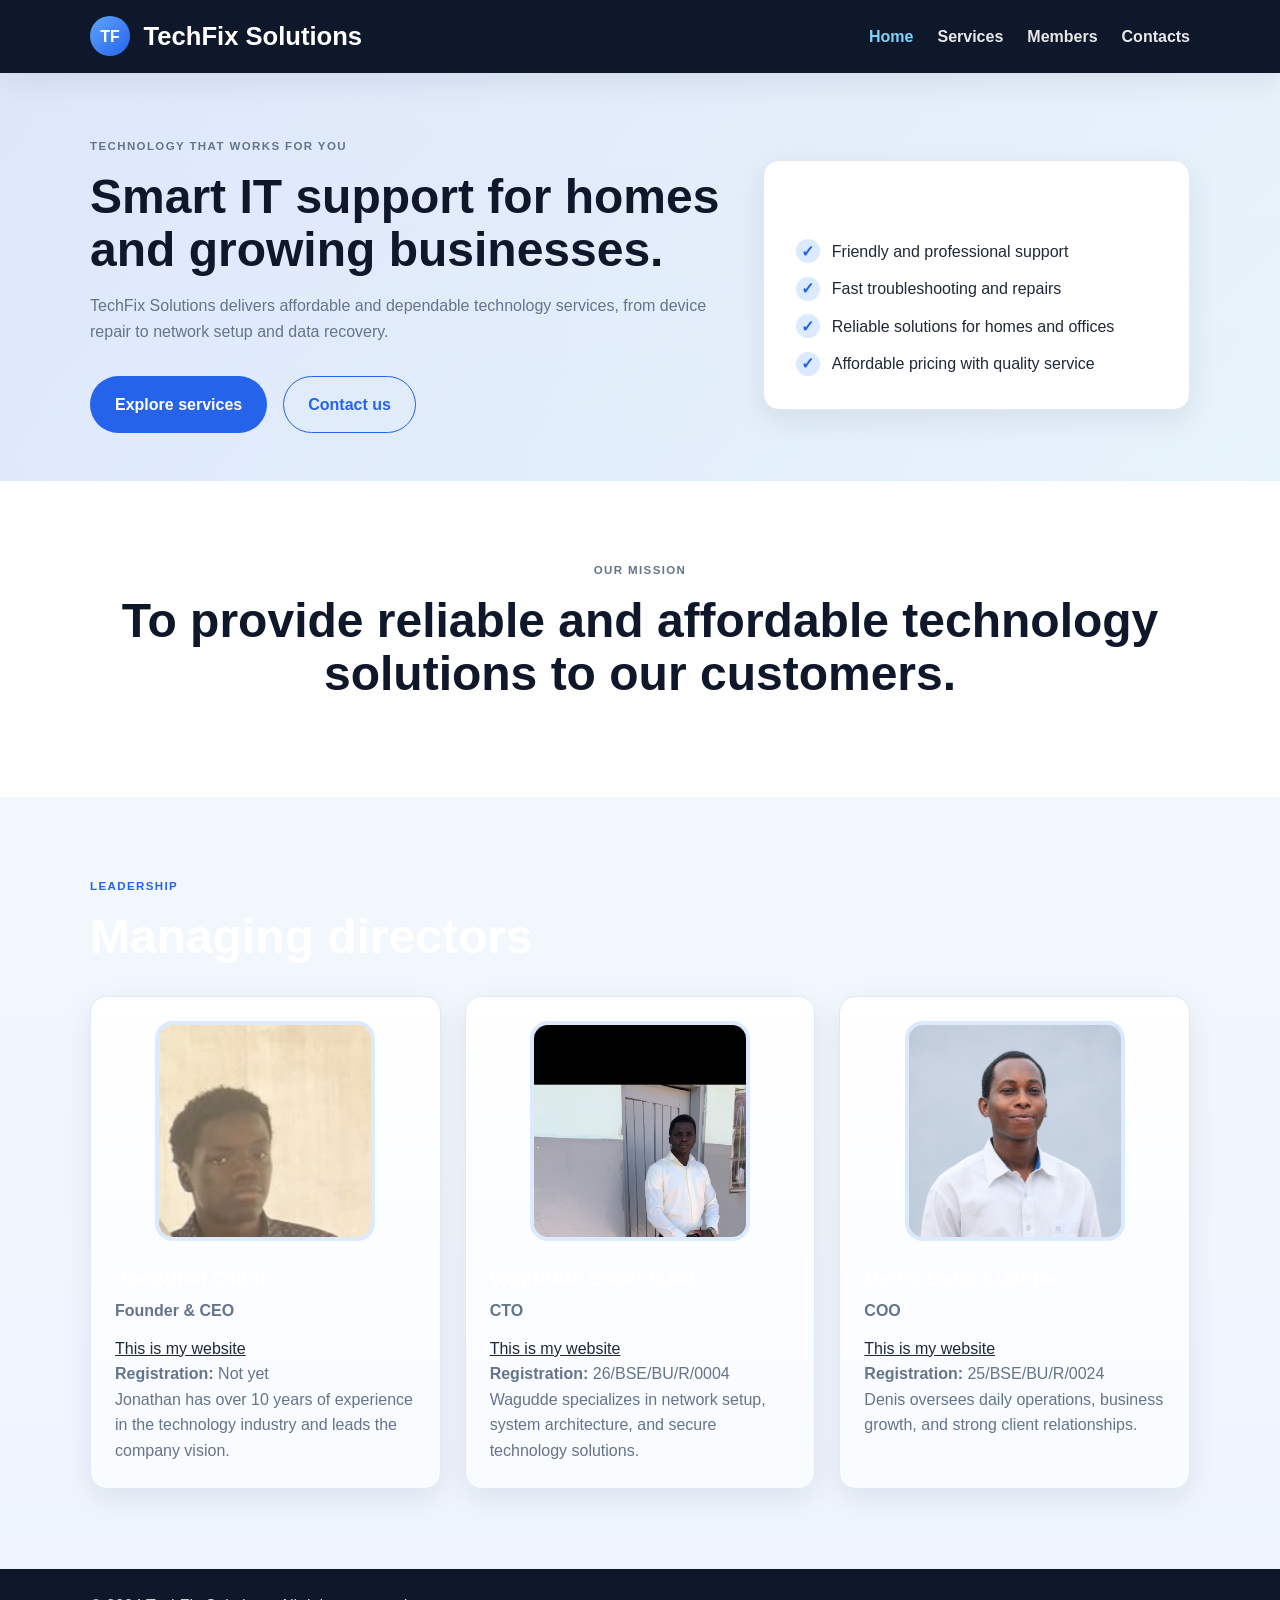
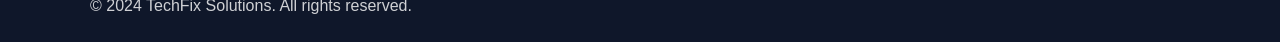
<file: index.html>
<!DOCTYPE html>
<html lang="en">
<head>
    <meta charset="UTF-8">
    <meta name="viewport" content="width=device-width, initial-scale=1.0">
    <meta name="description" content="TechFix Solutions provides reliable IT support, network setup, recovery, and business technology services.">
    <title>TechFix Solutions | Reliable IT Support</title>
    <link rel="https://cdn.jsdelivr.net/npm/bootstrap@5.3.3/dist/css/bootstrap.min.css">
    <link rel="stylesheet" href="style.css">
</head>
<body>
    <header class="site-header">
        <div class="container nav-wrap">
            <div class="brand" aria-label="TechFix Solutions brand">
                <span class="brand-mark">TF</span>
                <h1>TechFix Solutions</h1>
            </div>
            <nav class="main-nav" aria-label="Main navigation">
                <a href="index.html" class="active">Home</a>
                <a href="services.html">Services</a>
                <a href="members.html">Members</a>
                <a href="contacts.html">Contacts</a>
            </nav>
        </div>
    </header>

    <main>
        <section class="hero">
            <div class="container hero-content">
                <div class="hero-text">
                    <p class="eyebrow">Technology that works for you</p>
                    <h2>Smart IT support for homes and growing businesses.</h2>
                    <p>TechFix Solutions delivers affordable and dependable technology services, from device repair to network setup and data recovery.</p>
                    <div class="cta-row">
                        <a href="services.html" class="button primary">Explore services</a>
                        <a href="contacts.html" class="button secondary">Contact us</a>
                    </div>
                </div>

                <div class="hero-panel">
                    <h3>Why choose us</h3>
                    <ul>
                        <li>Friendly and professional support</li>
                        <li>Fast troubleshooting and repairs</li>
                        <li>Reliable solutions for homes and offices</li>
                        <li>Affordable pricing with quality service</li>
                    </ul>
                </div>
            </div>
        </section>

        <section class="mission section-spacing">
            <div class="container text-center">
                <p class="section-tag">Our mission</p>
                <h2>To provide reliable and affordable technology solutions to our customers.</h2>
            </div>
        </section>

        <section class="team section-spacing">
            <div class="container">
                <div class="section-heading">
                    <p class="section-tag">Leadership</p>
                    <h2>Managing directors</h2>
                </div>

                <div class="team-grid">
                    <article class="team-member">
                        <img src="./assets/Jonathan.jpeg" alt="Jonathan Olum" class="director-photo">
                        <h3>Jonathan Olum</h3>
                        <p class="role">Founder & CEO</p>
                        <a href="https://jonathanolum415-lab.github.io/my-portfolio/index.html">This is my website</a>
                        <p><strong>Registration:</strong> Not yet</p>
                        <p>Jonathan has over 10 years of experience in the technology industry and leads the company vision.</p>
                    </article>

                    <article class="team-member">
                        <img src="./assets/Wagudde.jpeg" alt="Wagudde Ssozi Isaac" class="director-photo">
                        <h3>Wagudde Ssozi Isaac</h3>
                        <p class="role">CTO</p>
                        <a href="https://isaacssozi333-hue.github.io/year-1/">This is my website</a>
                        <p><strong>Registration:</strong> 26/BSE/BU/R/0004</p>
                        <p>Wagudde specializes in network setup, system architecture, and secure technology solutions.</p>
                    </article>

                    <article class="team-member">
                        <img src="./assets/Denis.png" alt="Denis Deus Luanda" class="director-photo">
                        <h3>Denis Deus Luanda</h3>
                        <p class="role">COO</p>
                        <a href="https://denydeus.github.io/DenisDeusLuanda-portifolio-website">This is my website</a>
                        <p><strong>Registration:</strong> 25/BSE/BU/R/0024</p>
                        <p>Denis oversees daily operations, business growth, and strong client relationships.</p>
                    </article>
                </div>
            </div>
        </section>
    </main>
    <footer class="site-footer">
        <div class="container footer-content">
            <p>&copy; 2024 TechFix Solutions. All rights reserved.</p>
        </div>
    </footer>

    <script src="https://cdn.jsdelivr.net/npm/bootstrap@5.3.3/dist/js/bootstrap.bundle.min.js"></script>
</body>
</html>
</file>
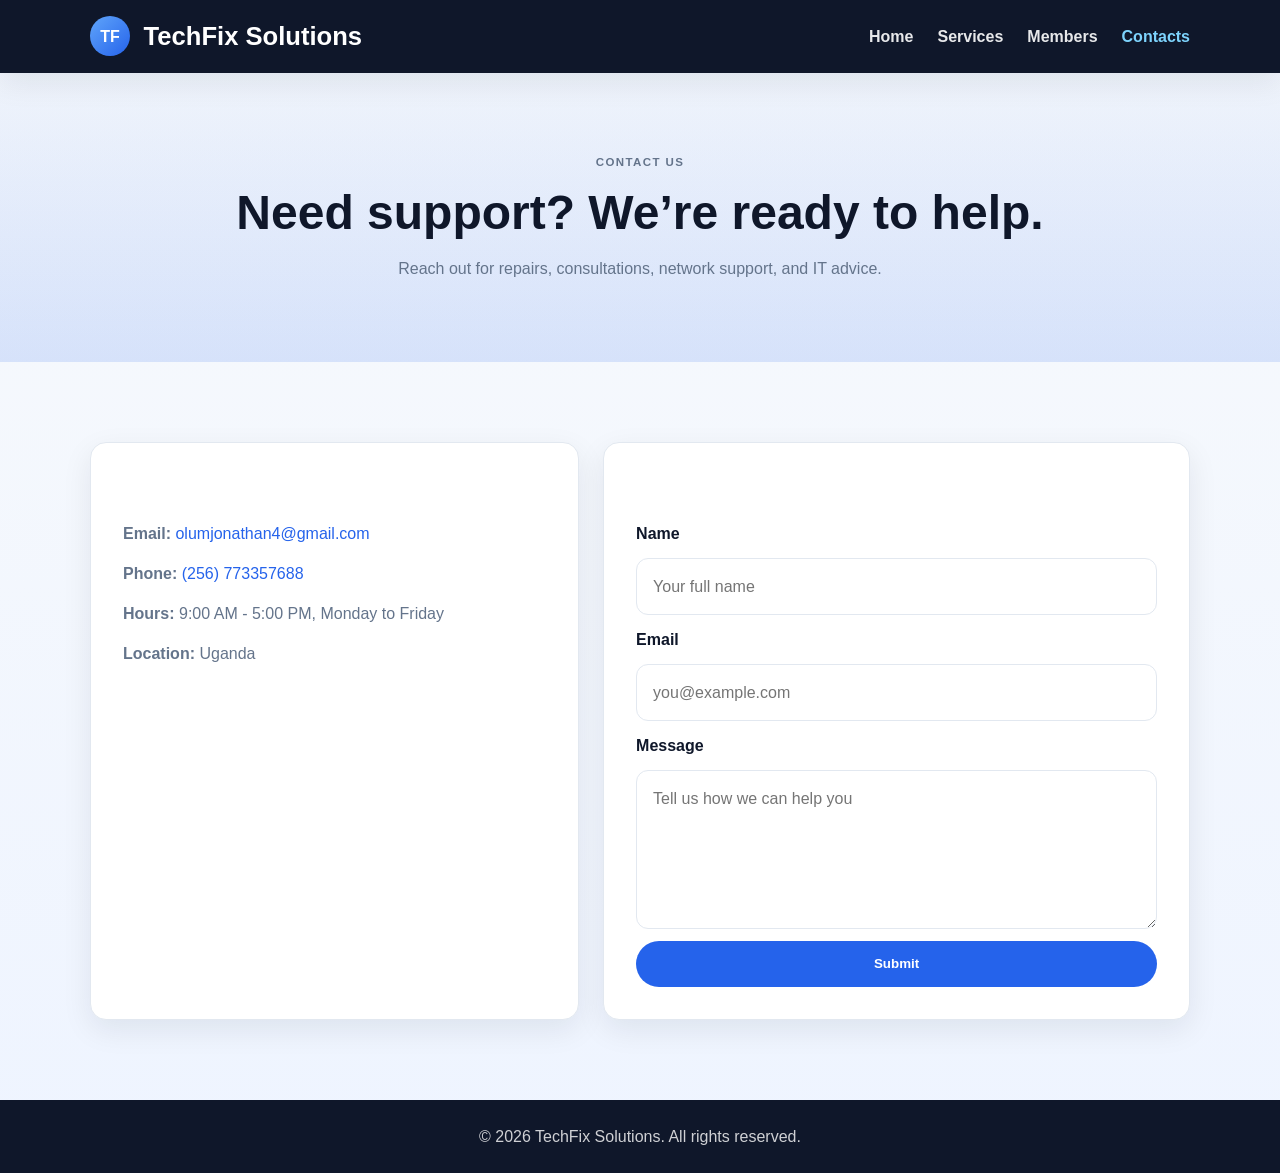
<file: contacts.html>
<!DOCTYPE html>
<html lang="en">
<head>
    <meta charset="UTF-8">
    <meta name="viewport" content="width=device-width, initial-scale=1.0">
    <meta name="description" content="Contact TechFix Solutions for IT support, repairs, network setup, and consultations.">
    <title>TechFix Solutions | Contact</title>
    <link rel="stylesheet" href="style.css">
</head>
<body>
    <header class="site-header">
        <div class="container nav-wrap">
            <div class="brand" aria-label="TechFix Solutions brand">
                <span class="brand-mark">TF</span>
                <h1>TechFix Solutions</h1>
            </div>
            <nav class="main-nav" aria-label="Main navigation">
                <a href="index.html">Home</a>
                <a href="services.html">Services</a>
                <a href="members.html">Members</a>
                <a href="contacts.html" class="active">Contacts</a>
            </nav>
        </div>
    </header>

    <main>
        <section class="page-banner section-spacing">
            <div class="container text-center">
                <p class="section-tag">Contact us</p>
                <h2>Need support? We’re ready to help.</h2>
                <p>Reach out for repairs, consultations, network support, and IT advice.</p>
            </div>
        </section>

        <section class="contact-layout section-spacing">
            <div class="container contact-grid">
                <div class="contact-info card-panel">
                    <h3>Contact information</h3>
                    <ul class="contact-list">
                        <li><strong>Email:</strong> <a href="mailto:olumjonathan4@gmail.com">olumjonathan4@gmail.com</a></li>
                        <li><strong>Phone:</strong> <a href="tel:+256773357688">(256) 773357688</a></li>
                        <li><strong>Hours:</strong> 9:00 AM - 5:00 PM, Monday to Friday</li>
                        <li><strong>Location:</strong> Uganda</li>
                    </ul>
                </div>

                <div class="contact-form-wrapper card-panel">
                    <h3>Send a message</h3>
                    <form class="contact-form" action="#" method="post">
                        <label for="name">Name</label>
                        <input type="text" id="name" name="name" placeholder="Your full name" required>

                        <label for="email">Email</label>
                        <input type="email" id="email" name="email" placeholder="you@example.com" required>

                        <label for="message">Message</label>
                        <textarea id="message" name="message" rows="5" placeholder="Tell us how we can help you" required></textarea>

                        <button type="submit" class="button primary">Submit</button>
                    </form>
                </div>
            </div>
        </section>
    </main>

    <footer class="site-footer">
        <div class="container footer-wrap">
            <p>&copy; 2026 TechFix Solutions. All rights reserved.</p>
        </div>
    </footer>
</body>
</html>
</file>
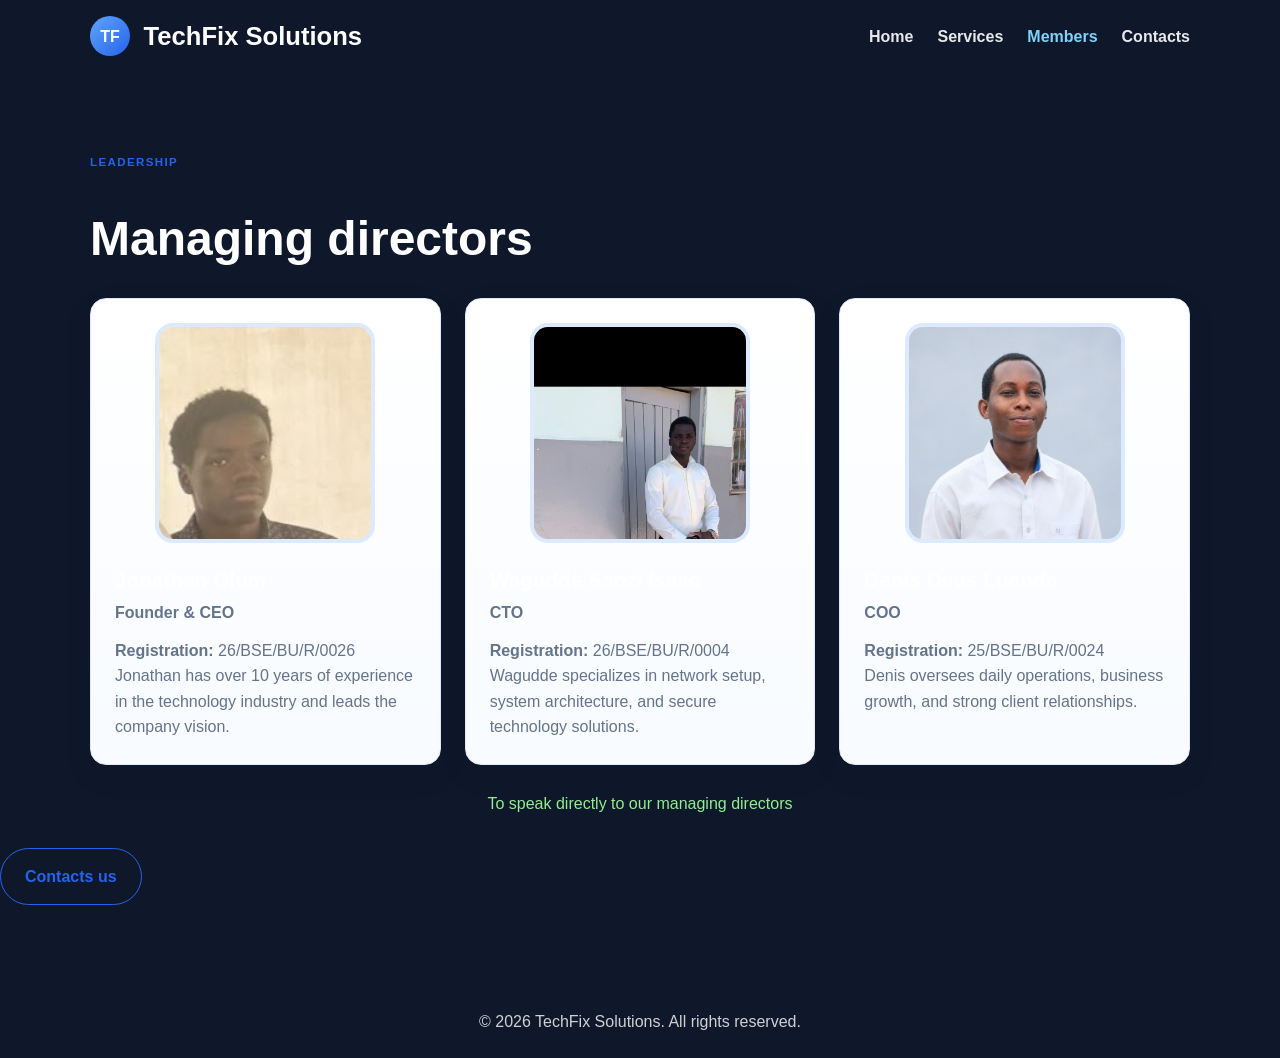
<file: members.html>
<!DOCTYPE html>
<html lang="en">
<head>
    <meta charset="UTF-8">
    <meta name="viewport" content="width=device-width, initial-scale=1.0">
    <meta name="description" content="Meet the dedicated team behind TechFix Solutions, providing expert technology support and services.">
    <title>TechFix Solutions | Members</title>
    <link rel="stylesheet" href="style.css">
</head>
<body>
    <header class="site-header">
        <div class="container nav-wrap">
            <div class="brand" aria-label="TechFix Solutions brand">
                <span class="brand-mark">TF</span>
                <h1>TechFix Solutions</h1>
            </div>
            <nav class="main-nav" aria-label="Main navigation">
                <a href="index.html">Home</a>
                <a href="services.html">Services</a>
                <a href="members.html" class="active">Members</a>
                <a href="contacts.html">Contacts</a>
            </nav>
        </div>
        <section class="team section-spacing">
            <div class="container">
                <div class="section-heading">
                    <p class="section-tag">Leadership</p>
                    <br>
                    <h2>Managing directors</h2>
                </div>

                <div class="team-grid">
                    <article class="team-member">
                        <img src="./assets/Jonathan.jpeg" alt="Jonathan Olum" class="director-photo">
                        <h3>Jonathan Olum</h3>
                        <p class="role">Founder & CEO</p>
                        <p><strong>Registration:</strong> 26/BSE/BU/R/0026</p>
                        <p>Jonathan has over 10 years of experience in the technology industry and leads the company vision.</p>
                    </article>

                    <article class="team-member">
                        <img src="./assets/Wagudde.jpeg" alt="Wagudde Ssozi Isaac" class="director-photo">
                        <h3>Wagudde Ssozi Isaac</h3>
                        <p class="role">CTO</p>
                        <p><strong>Registration:</strong> 26/BSE/BU/R/0004</p>
                        <p>Wagudde specializes in network setup, system architecture, and secure technology solutions.</p>
                    </article>

                    <article class="team-member">
                        <img src="./assets/Denis.png" alt="Denis Deus Luanda" class="director-photo">
                        <h3>Denis Deus Luanda</h3>
                        <p class="role">COO</p>
                        <p><strong>Registration:</strong> 25/BSE/BU/R/0024</p>
                        <p>Denis oversees daily operations, business growth, and strong client relationships.</p>
                    </article>
                </div>
            </div>
            <br>
            <section class="service-row">
            <div class="note">
            <p>To speak directly to our managing directors</p>
            </div>
            </section>
            <div class="cta-row">
                <a href="contacts.html" class="button secondary">Contacts us</a>
            </div>
        </section>
    </main>

    <footer class="site-footer">
        <div class="container footer-wrap">
            <p>&copy; 2026 TechFix Solutions. All rights reserved.</p>
        </div>
    </footer>
</body>
</html>
</file>
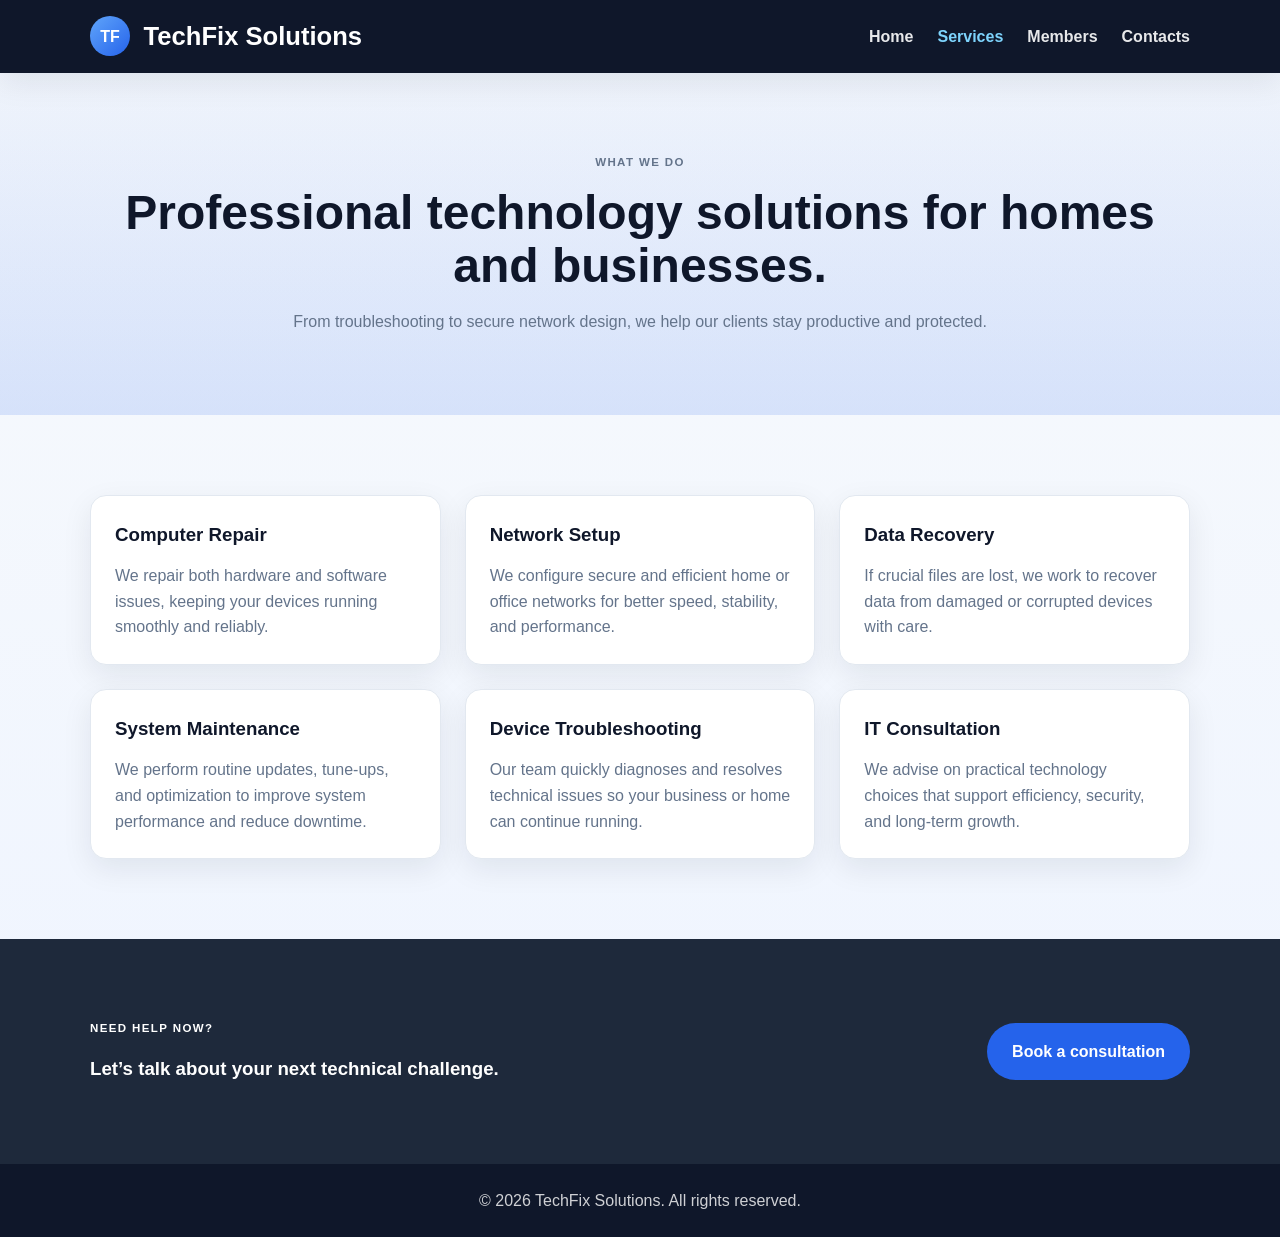
<file: services.html>
<!DOCTYPE html>
<html lang="en">
<head>
    <meta charset="UTF-8">
    <meta name="viewport" content="width=device-width, initial-scale=1.0">
    <meta name="description" content="Explore TechFix Solutions services including computer repair, network setup, data recovery, and technology support.">
    <title>TechFix Solutions | Our Services</title>
    <link rel="stylesheet" href="style.css">
</head>
<body>
    <header class="site-header">
        <div class="container nav-wrap">
            <div class="brand" aria-label="TechFix Solutions brand">
                <span class="brand-mark">TF</span>
                <h1>TechFix Solutions</h1>
            </div>
            <nav class="main-nav" aria-label="Main navigation">
                <a href="index.html">Home</a>
                <a href="services.html" class="active">Services</a>
                <a href="members.html">Members</a>
                <a href="contacts.html">Contacts</a>
            </nav>
        </div>
    </header>

    <main>
        <section class="page-banner section-spacing">
            <div class="container text-center">
                <p class="section-tag">What we do</p>
                <h2>Professional technology solutions for homes and businesses.</h2>
                <p>From troubleshooting to secure network design, we help our clients stay productive and protected.</p>
            </div>
        </section>

        <section class="services section-spacing">
            <div class="container services-grid">
                <article class="service-card">
                    <h3>Computer Repair</h3>
                    <p>We repair both hardware and software issues, keeping your devices running smoothly and reliably.</p>
                </article>

                <article class="service-card">
                    <h3>Network Setup</h3>
                    <p>We configure secure and efficient home or office networks for better speed, stability, and performance.</p>
                </article>

                <article class="service-card">
                    <h3>Data Recovery</h3>
                    <p>If crucial files are lost, we work to recover data from damaged or corrupted devices with care.</p>
                </article>

                <article class="service-card">
                    <h3>System Maintenance</h3>
                    <p>We perform routine updates, tune-ups, and optimization to improve system performance and reduce downtime.</p>
                </article>

                <article class="service-card">
                    <h3>Device Troubleshooting</h3>
                    <p>Our team quickly diagnoses and resolves technical issues so your business or home can continue running.</p>
                </article>

                <article class="service-card">
                    <h3>IT Consultation</h3>
                    <p>We advise on practical technology choices that support efficiency, security, and long-term growth.</p>
                </article>
            </div>
        </section>

        <section class="cta-strip section-spacing">
            <div class="container cta-strip-inner">
                <div>
                    <p class="section-tag">Need help now?</p>
                    <h3>Let’s talk about your next technical challenge.</h3>
                </div>
                <a href="contacts.html" class="button primary">Book a consultation</a>
            </div>
        </section>
    </main>

    <footer class="site-footer">
        <div class="container footer-wrap">
            <p>&copy; 2026 TechFix Solutions. All rights reserved.</p>
        </div>
    </footer>
</body>
</html>
</file>
<file: style.css>
meta {
    display: contents;
}
:root {
    --primary: #0f172a;
    --primary-soft: #1e293b;
    --accent: #2563eb;
    --accent-soft: #dbeafe;
    --surface: #ffffff;
    --surface-alt: #f8fafc;
    --text: #1f2937;
    --muted: #64748b;
    --border: #e2e8f0;
    --shadow: 0 10px 30px rgba(15, 23, 42, 0.08);
}

* {
    margin: 0;
    padding: 0;
    box-sizing: border-box;
}

meta {
    display: inline-block;
}

html {
    scroll-behavior: smooth;
}

body {
    font-family: Arial, sans-serif;
    line-height: 1.6;
    background: linear-gradient(180deg, #f8fafc 0%, #eef4ff 100%);
    color: var(--text);
}

img {
    max-width: 100%;
    display: block;
}

a {
    color: inherit;
}

.container {
    width: min(1100px, calc(100% - 2rem));
    margin: 0 auto;
}

.section-spacing {
    padding: 5rem 0;
}

.text-center {
    text-align: center;
}

.site-header {
    background: var(--primary);
    color: #fff;
    box-shadow: var(--shadow);
}

.nav-wrap {
    display: flex;
    align-items: center;
    justify-content: space-between;
    gap: 1rem;
    padding: 1rem 0;
}

.brand {
    display: flex;
    align-items: center;
    gap: 0.85rem;
}

.brand-mark {
    display: inline-flex;
    align-items: center;
    justify-content: center;
    width: 2.5rem;
    height: 2.5rem;
    border-radius: 50%;
    background: linear-gradient(135deg, #60a5fa, #2563eb);
    color: #fff;
    font-weight: 700;
}

.brand h1 {
    font-size: clamp(1.3rem, 2vw, 2rem);
    font-weight: 700;
}

.main-nav {
    display: flex;
    align-items: center;
    gap: 1.5rem;
}

.main-nav a {
    color: rgba(255, 255, 255, 0.9);
    text-decoration: none;
    font-weight: 600;
    transition: color 0.2s ease;
}

.main-nav a:hover,
.main-nav a.active {
    color: #7dd3fc;
}

.hero {
    background: linear-gradient(135deg, rgba(37, 99, 235, 0.12), rgba(14, 165, 233, 0.06));
    padding: 4rem 0 3rem;
}

.hero-content {
    display: grid;
    grid-template-columns: 1.5fr 1fr;
    gap: 2rem;
    align-items: center;
}

.eyebrow,
.section-tag {
    text-transform: uppercase;
    letter-spacing: 0.12em;
    font-size: 0.72rem;
    font-weight: 700;
    color: var(--accent);
    margin-bottom: 1rem;
}

.hero-text h2,
.page-banner h2,
.mission h2,
.section-heading h2 {
    font-size: clamp(2rem, 4vw, 3rem);
    line-height: 1.1;
    margin-bottom: 1rem;
    color: var(--primary);
}

.hero-text p,
.page-banner p,
.mission p,
.service-card p,
.team-member p,
.contact-info li {
    color: var(--muted);
}

.cta-row {
    display: flex;
    flex-wrap: wrap;
    gap: 1rem;
    margin-top: 2rem;
}

.button {
    display: inline-flex;
    align-items: center;
    justify-content: center;
    border-radius: 999px;
    padding: 0.9rem 1.5rem;
    text-decoration: none;
    font-weight: 700;
    border: 1px solid transparent;
    transition: transform 0.2s ease, box-shadow 0.2s ease;
}

.button:hover {
    transform: translateY(-1px);
    box-shadow: var(--shadow);
}

.button.primary {
    background: var(--accent);
    color: #fff;
}

.button.secondary {
    background: transparent;
    border-color: var(--accent);
    color: var(--accent);
}

.hero-panel,
.card-panel,
.service-card,
.team-member {
    background: var(--surface);
    border: 1px solid var(--border);
    border-radius: 1rem;
    box-shadow: var(--shadow);
}

.hero-panel {
    padding: 2rem;
}

.hero-panel h3,
.section-heading h2,
.contact-info h3,
.contact-form-wrapper h3 {
    margin-bottom: 1rem;
    color: white;
}

.hero-panel ul {
    list-style: none;
    display: grid;
    gap: 0.75rem;
}

.hero-panel li {
    display: flex;
    align-items: center;
    gap: 0.75rem;
    color: var(--text);
}

.hero-panel li::before {
    content: "✓";
    display: inline-flex;
    align-items: center;
    justify-content: center;
    width: 1.5rem;
    height: 1.5rem;
    border-radius: 50%;
    background: var(--accent-soft);
    color: var(--accent);
    font-weight: 700;
}

.mission {
    background: #fff;
}

.section-heading {
    margin-bottom: 2rem;
}

.team-grid,
.services-grid,
.contact-grid {
    display: grid;
    gap: 1.5rem;
}

.team-grid {
    grid-template-columns: repeat(3, minmax(0, 1fr));
}

.team-member {
    display: flex;
    flex-direction: column;
    padding: 1.5rem;
    background: linear-gradient(180deg, #ffffff 0%, #f8fbff 100%);
    border: 1px solid #dfe8f7;
}

.director-photo {
    width: 100%;
    max-width: 220px;
    height: 220px;
    object-fit: cover;
    object-position: center top;
    border-radius: 18px;
    margin: 0 auto 1.25rem;
    border: 4px solid #dbeafe;
    background: #eef6ff;
    box-shadow: inset 0 0 0 1px rgba(37, 99, 235, 0.08);
}

.team-member h3 {
    font-size: 1.3rem;
    color: white;
    margin-bottom: 0.25rem;
}

.role {
    color: var(--accent);
    font-weight: 700;
    margin-bottom: 0.75rem;
}

.services-grid {
    grid-template-columns: repeat(3, minmax(0, 1fr));
}

.service-card {
    padding: 1.5rem;
    transition: transform 0.2s ease, box-shadow 0.2s ease;
}

.service-card:hover {
    transform: translateY(-4px);
    box-shadow: 0 18px 34px rgba(15, 23, 42, 0.12);
}

.service-card h3 {
    margin-bottom: 0.85rem;
    color: var(--primary);
}
.service-row p {
    justify-content: center;
    color: lightgreen;
    text-align: center;
}

.cta-strip {
    background: var(--primary-soft);
    color: #fff;
}

.cta-strip-inner {
    display: flex;
    align-items: center;
    justify-content: space-between;
    gap: 1rem;
}

.cta-strip .section-tag,
.cta-strip h3 {
    color: #fff;
}

.page-banner {
    background: linear-gradient(180deg, rgba(37, 99, 235, 0.04), rgba(37, 99, 235, 0.15));
}

.contact-grid {
    grid-template-columns: 1fr 1.2fr;
}

.contact-info,
.contact-form-wrapper {
    padding: 2rem;
}

.contact-list {
    list-style: none;
    display: grid;
    gap: 0.9rem;
}

.contact-list a {
    color: var(--accent);
    text-decoration: none;
}

.contact-form {
    display: flex;
    flex-direction: column;
    gap: 0.75rem;
}

.contact-form label {
    font-weight: 700;
    color: var(--primary);
}

.contact-form input,
.contact-form textarea {
    width: 100%;
    padding: 0.9rem 1rem;
    border: 1px solid var(--border);
    border-radius: 0.75rem;
    font: inherit;
    background: #fff;
}

.contact-form input:focus,
.contact-form textarea:focus {
    outline: 2px solid rgba(37, 99, 235, 0.18);
    border-color: var(--accent);
}

.site-footer {
    background: var(--primary);
    color: rgba(255, 255, 255, 0.8);
    padding: 1.5rem 0;
}

.footer-wrap {
    display: flex;
    justify-content: center;
    align-items: center;
}

@media (max-width: 768px) {
    .nav-wrap,
    .cta-strip-inner,
    .hero-content,
    .contact-grid,
    .team-grid,
    .services-grid {
        grid-template-columns: 1fr;
        display: grid;
    }

    .nav-wrap {
        justify-items: center;
        text-align: center;
    }

    .main-nav {
        flex-wrap: wrap;
        justify-content: center;
    }

    .cta-strip-inner {
        align-items: flex-start;
    }

    .section-spacing {
        padding: 4rem 0;
    }
}
</file>
